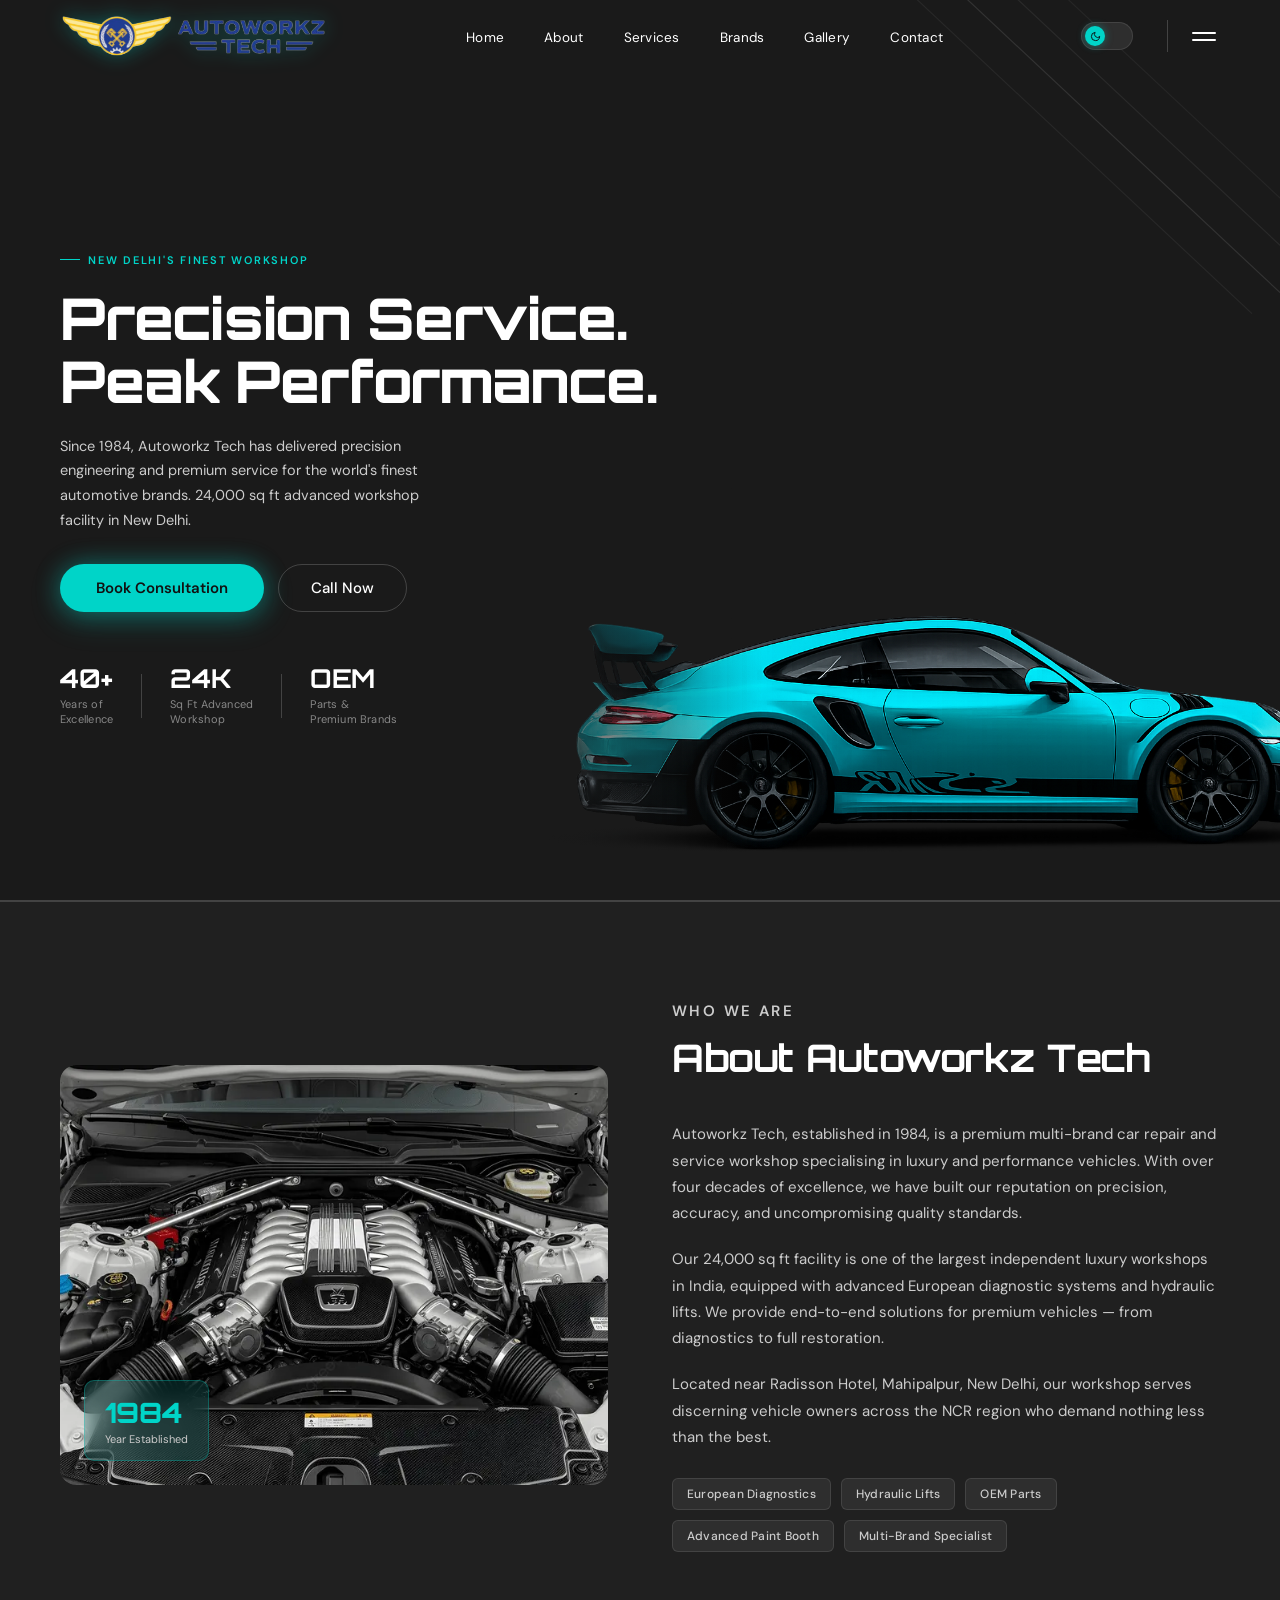
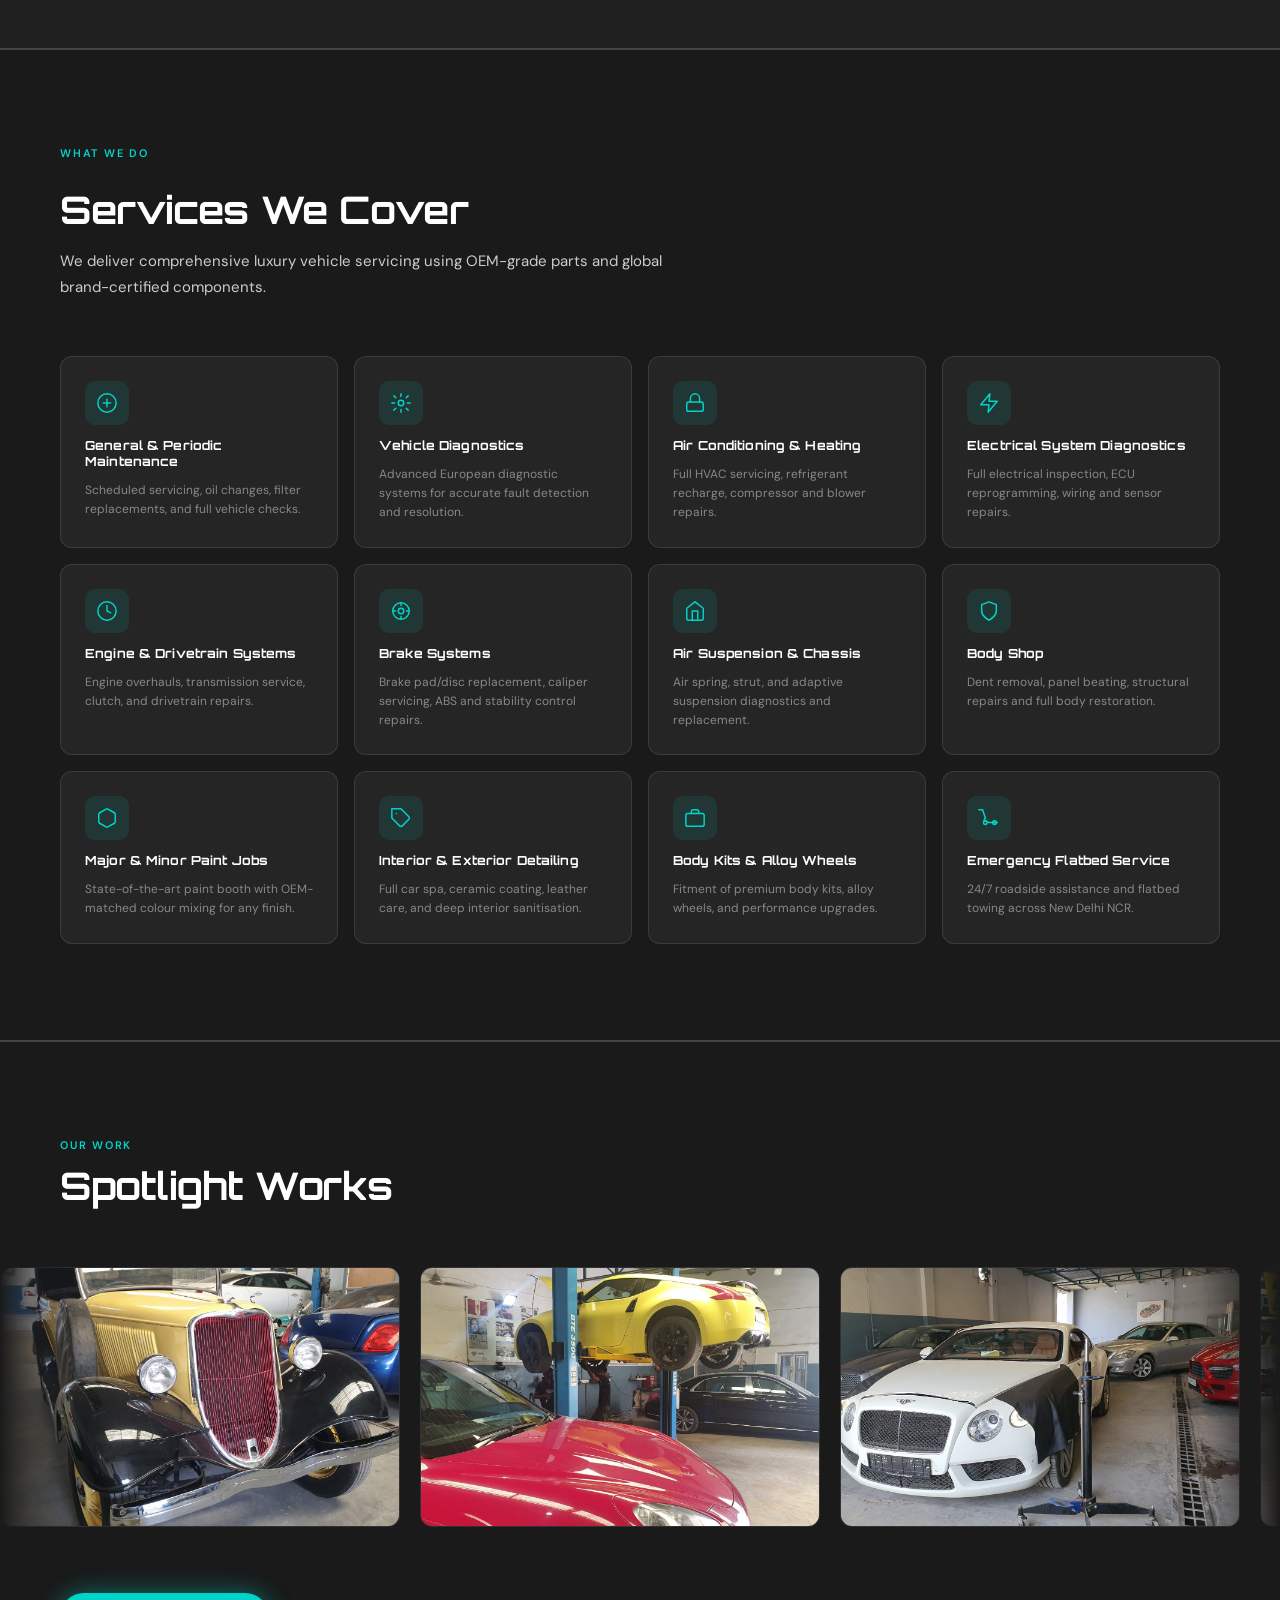
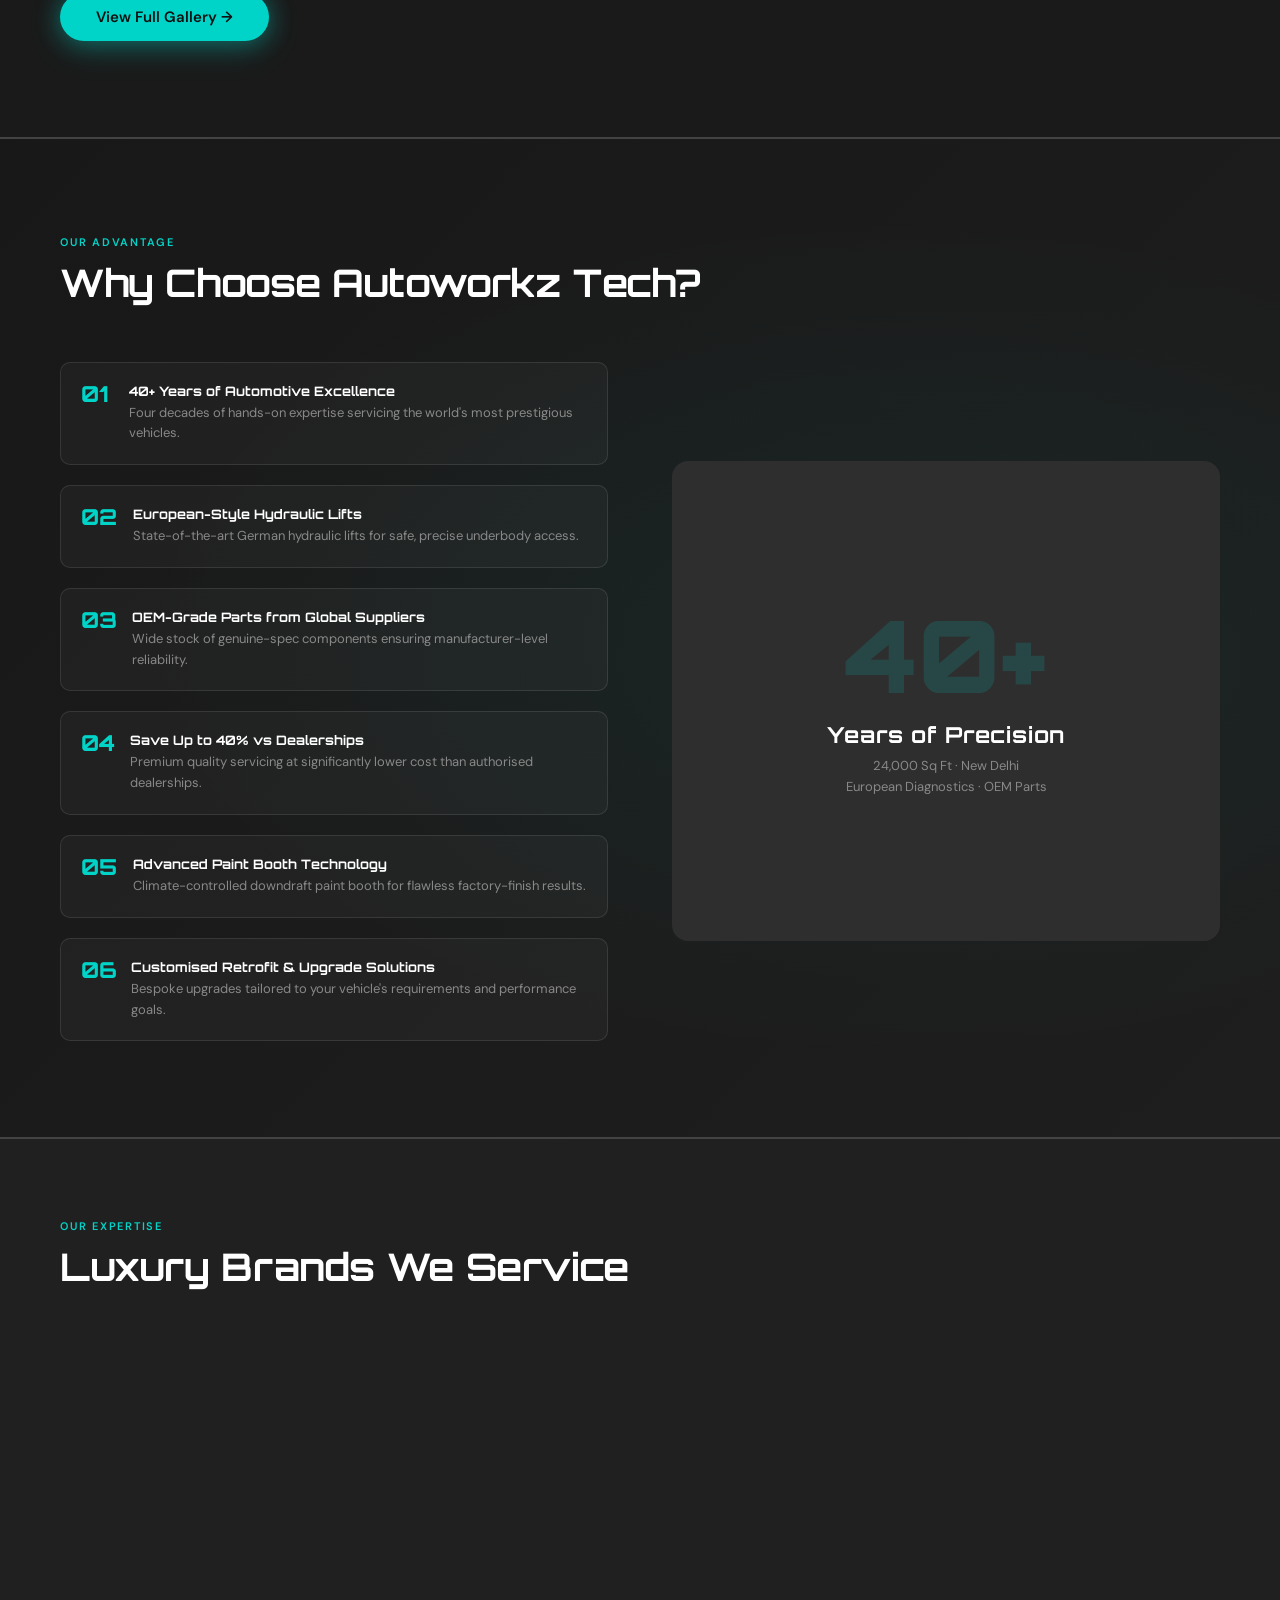
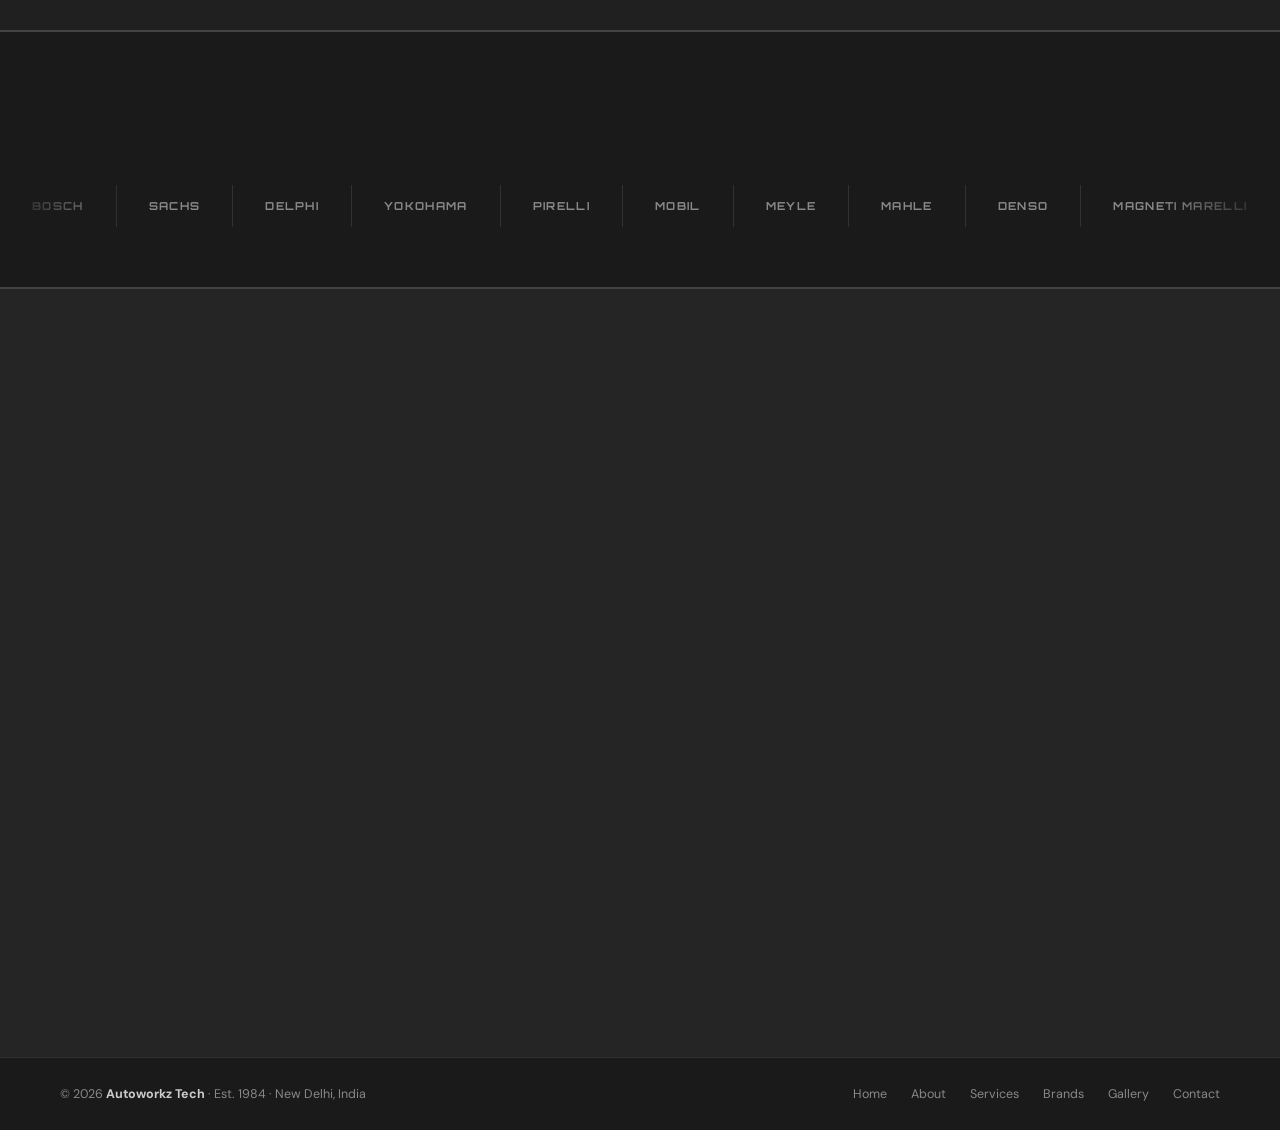
<file: index.html>
<!DOCTYPE html>
<html lang="en">

<head>
    <meta charset="UTF-8" />
    <meta name="viewport" content="width=device-width,initial-scale=1.0" />
    <title>Autoworkz Tech — Premium Luxury Car Service, New Delhi</title>
    <meta name="description"
        content="Autoworkz Tech — 40+ years of precision luxury car servicing in New Delhi. 24,000 sq ft workshop. Porsche, Mercedes, BMW, Bentley &amp; more." />
    <link rel="preconnect" href="https://fonts.googleapis.com" />
    <link rel="preconnect" href="https://fonts.gstatic.com" crossorigin />
    <link
        href="https://fonts.googleapis.com/css2?family=Orbitron:wght@400;600;700;800;900&family=DM+Sans:ital,wght@0,300;0,400;0,500;0,600;1,400&display=swap"
        rel="stylesheet" />
    <link rel="stylesheet" href="css/index.css" />
    <script>
        /* Prevent flash of wrong theme — default: dark */
        (function () {
            document.documentElement.dataset.theme =
                localStorage.getItem('awt-theme') || 'dark';
        })();
    </script>
</head>

<body>

    <!-- ══════════ NAVBAR ══════════ -->
    <nav class="navbar" id="navbar">
        <div class="container">
            <a href="#" class="logo">
                <img src="awt-h-logo.png" alt="Autoworkz Tech Logo" />
            </a>
            <ul class="nav-links">
                <li><a href="#home">Home</a></li>
                <li><a href="#about">About</a></li>
                <li><a href="#services">Services</a></li>
                <li><a href="#brands">Brands</a></li>
                <li><a href="gallery.html">Gallery</a></li>
                <li><a href="#contact">Contact</a></li>
            </ul>
            <div class="nav-right">
                <button class="theme-toggle" id="themeToggle" aria-label="Toggle colour theme">
                    <span class="tt-track">
                        <span class="tt-thumb">
                            <svg class="tt-icon tt-sun" viewBox="0 0 24 24">
                                <circle cx="12" cy="12" r="4" />
                                <line x1="12" y1="2" x2="12" y2="4" />
                                <line x1="12" y1="20" x2="12" y2="22" />
                                <line x1="4.93" y1="4.93" x2="6.34" y2="6.34" />
                                <line x1="17.66" y1="17.66" x2="19.07" y2="19.07" />
                                <line x1="2" y1="12" x2="4" y2="12" />
                                <line x1="20" y1="12" x2="22" y2="12" />
                                <line x1="4.93" y1="19.07" x2="6.34" y2="17.66" />
                                <line x1="17.66" y1="6.34" x2="19.07" y2="4.93" />
                            </svg>
                            <svg class="tt-icon tt-moon" viewBox="0 0 24 24">
                                <path d="M21 12.79A9 9 0 1 1 11.21 3 7 7 0 0 0 21 12.79z" stroke-linejoin="round" />
                            </svg>
                        </span>
                    </span>
                </button>
                <div class="nav-div"></div>
                <button class="hamburger" id="hbg" aria-label="Menu"><span></span><span></span></button>
            </div>
        </div>
    </nav>

    <!-- ══════════ MOBILE NAV ══════════ -->
    <div class="nav-mobile" id="navMobile">
        <div class="nav-mobile-inner">
            <a href="#home" class="nav-m-link">Home</a>
            <a href="#about" class="nav-m-link">About</a>
            <a href="#services" class="nav-m-link">Services</a>
            <a href="#brands" class="nav-m-link">Brands</a>
            <a href="gallery.html" class="nav-m-link">Gallery</a>
            <a href="#contact" class="nav-m-link">Contact</a>
        </div>
    </div>

    <!-- ══════════ HERO ══════════ -->
    <section class="hero" id="home">
        <div class="hero-lines">
            <svg viewBox="0 0 800 600" preserveAspectRatio="xMaxYMin meet" fill="none">
                <line x1="500" y1="-20" x2="820" y2="280" stroke="rgba(255,255,255,0.11)" stroke-width="1" />
                <line x1="545" y1="-20" x2="865" y2="280" stroke="rgba(255,255,255,0.07)" stroke-width="1" />
                <line x1="590" y1="-20" x2="910" y2="280" stroke="rgba(255,255,255,0.05)" stroke-width="1" />
                <line x1="455" y1="-20" x2="775" y2="280" stroke="rgba(255,255,255,0.06)" stroke-width="1" />
            </svg>
        </div>
        <div class="hero-img-wrap" id="heroImg">
            <div class="hero-fade"></div>
            <img src="porsche-img.png" alt="Luxury performance vehicle at Autoworkz Tech workshop" />
        </div>
        <div class="hero-inner">
            <div class="hero-content">
                <p class="hero-eyebrow" id="hEye">New Delhi's Finest Workshop</p>
                <h1 class="hero-headline" id="hHead">Precision Service.<br />Peak Performance.</h1>
                <p class="hero-sub" id="hSub">Since 1984, Autoworkz Tech has delivered precision engineering and
                    premium
                    service for the world's finest automotive brands. 24,000 sq ft advanced workshop facility in New
                    Delhi.</p>
                <div class="hero-btns" id="hBtns">
                    <a href="#contact" class="btn-primary">Book Consultation</a>
                    <a href="tel:+919810040005" class="btn-ghost">Call Now</a>
                </div>
                <div class="hero-stats" id="hStats">
                    <div class="stat-item">
                        <div class="stat-num">40+</div>
                        <div class="stat-lbl">Years of<br />Excellence</div>
                    </div>
                    <div class="stat-div"></div>
                    <div class="stat-item">
                        <div class="stat-num">24K</div>
                        <div class="stat-lbl">Sq Ft Advanced<br />Workshop</div>
                    </div>
                    <div class="stat-div"></div>
                    <div class="stat-item">
                        <div class="stat-num">OEM</div>
                        <div class="stat-lbl">Parts &amp;<br />Premium Brands</div>
                    </div>
                </div>
            </div>
        </div>
    </section>

    <hr class="section-sep" />

    <!-- ══════════ ABOUT ══════════ -->
    <section class="about" id="about">
        <div class="container">
            <div class="about-grid">
                <div class="about-img-block reveal">
                    <img src="assets/engine.png" alt="Autoworkz Tech Engine Graphic"
                        style="width:100%; height:100%; object-fit:cover; position:absolute; inset:0;" />
                    <div class="about-badge">
                        <div class="about-badge-num">1984</div>
                        <div class="about-badge-lbl">Year Established</div>
                    </div>
                </div>
                <div class="about-text reveal">
                    <div>
                        <p class="section-eyebrow">Who We Are</p>
                        <h2 class="section-title" style="margin-bottom:20px;">About Autoworkz Tech</h2>
                    </div>
                    <p>Autoworkz Tech, established in 1984, is a premium multi-brand car repair and service
                        workshop
                        specialising in luxury and performance vehicles. With over four decades of excellence,
                        we have
                        built our reputation on precision, accuracy, and uncompromising quality standards.</p>
                    <p>Our 24,000 sq ft facility is one of the largest independent luxury workshops in India,
                        equipped
                        with advanced European diagnostic systems and hydraulic lifts. We provide end-to-end
                        solutions
                        for premium vehicles — from diagnostics to full restoration.</p>
                    <p>Located near Radisson Hotel, Mahipalpur, New Delhi, our workshop serves discerning
                        vehicle owners
                        across the NCR region who demand nothing less than the best.</p>
                    <div class="about-pills">
                        <span class="pill">European Diagnostics</span>
                        <span class="pill">Hydraulic Lifts</span>
                        <span class="pill">OEM Parts</span>
                        <span class="pill">Advanced Paint Booth</span>
                        <span class="pill">Multi-Brand Specialist</span>
                    </div>
                </div>
            </div>
        </div>
    </section>

    <hr class="section-sep" />

    <!-- ══════════ SERVICES ══════════ -->
    <section class="services" id="services">
        <div class="container">
            <div class="services-intro reveal">
                <p class="section-eyebrow">What We Do</p>
                <h2 class="section-title">Services We Cover</h2>
                <p class="section-sub">We deliver comprehensive luxury vehicle servicing using OEM-grade parts
                    and
                    global brand-certified components.</p>
            </div>
            <div class="services-grid" id="svcGrid">

                <div class="svc-card">
                    <div class="svc-icon"><svg viewBox="0 0 24 24">
                            <path d="M12 2C6.48 2 2 6.48 2 12s4.48 10 10 10 10-4.48 10-10S17.52 2 12 2z" />
                            <path d="M8 12h8M12 8v8" />
                        </svg></div>
                    <div class="svc-title">General &amp; Periodic Maintenance</div>
                    <div class="svc-desc">Scheduled servicing, oil changes, filter replacements, and full
                        vehicle
                        checks.</div>
                    <div class="svc-arrow">→</div>
                </div>

                <div class="svc-card">
                    <div class="svc-icon"><svg viewBox="0 0 24 24">
                            <circle cx="12" cy="12" r="3" />
                            <path
                                d="M12 2v3M12 19v3M2 12h3M19 12h3M4.22 4.22l2.12 2.12M17.66 17.66l2.12 2.12M4.22 19.78l2.12-2.12M17.66 6.34l2.12-2.12" />
                        </svg></div>
                    <div class="svc-title">Vehicle Diagnostics</div>
                    <div class="svc-desc">Advanced European diagnostic systems for accurate fault detection and
                        resolution.</div>
                    <div class="svc-arrow">→</div>
                </div>

                <div class="svc-card">
                    <div class="svc-icon"><svg viewBox="0 0 24 24">
                            <rect x="3" y="11" width="18" height="10" rx="2" />
                            <path d="M7 11V7a5 5 0 0 1 10 0v4" />
                        </svg></div>
                    <div class="svc-title">Air Conditioning &amp; Heating</div>
                    <div class="svc-desc">Full HVAC servicing, refrigerant recharge, compressor and blower
                        repairs.
                    </div>
                    <div class="svc-arrow">→</div>
                </div>

                <div class="svc-card">
                    <div class="svc-icon"><svg viewBox="0 0 24 24">
                            <path d="M13 2L3 14h9l-1 8 10-12h-9z" />
                        </svg></div>
                    <div class="svc-title">Electrical System Diagnostics</div>
                    <div class="svc-desc">Full electrical inspection, ECU reprogramming, wiring and sensor
                        repairs.
                    </div>
                    <div class="svc-arrow">→</div>
                </div>

                <div class="svc-card">
                    <div class="svc-icon"><svg viewBox="0 0 24 24">
                            <path d="M12 2a10 10 0 1 0 0 20A10 10 0 0 0 12 2z" />
                            <path d="M12 6v6l4 2" />
                        </svg></div>
                    <div class="svc-title">Engine &amp; Drivetrain Systems</div>
                    <div class="svc-desc">Engine overhauls, transmission service, clutch, and drivetrain
                        repairs.</div>
                    <div class="svc-arrow">→</div>
                </div>

                <div class="svc-card">
                    <div class="svc-icon"><svg viewBox="0 0 24 24">
                            <circle cx="12" cy="12" r="9" />
                            <path d="M12 3v3M12 18v3M3 12h3M18 12h3" />
                            <circle cx="12" cy="12" r="3" />
                        </svg></div>
                    <div class="svc-title">Brake Systems</div>
                    <div class="svc-desc">Brake pad/disc replacement, caliper servicing, ABS and stability
                        control
                        repairs.</div>
                    <div class="svc-arrow">→</div>
                </div>

                <div class="svc-card">
                    <div class="svc-icon"><svg viewBox="0 0 24 24">
                            <path d="M3 9l9-7 9 7v11a2 2 0 0 1-2 2H5a2 2 0 0 1-2-2z" />
                            <polyline points="9,22 9,12 15,12 15,22" />
                        </svg></div>
                    <div class="svc-title">Air Suspension &amp; Chassis</div>
                    <div class="svc-desc">Air spring, strut, and adaptive suspension diagnostics and
                        replacement.</div>
                    <div class="svc-arrow">→</div>
                </div>

                <div class="svc-card">
                    <div class="svc-icon"><svg viewBox="0 0 24 24">
                            <path d="M12 22s8-4 8-10V5l-8-3-8 3v7c0 6 8 10 8 10z" />
                        </svg></div>
                    <div class="svc-title">Body Shop</div>
                    <div class="svc-desc">Dent removal, panel beating, structural repairs and full body
                        restoration.
                    </div>
                    <div class="svc-arrow">→</div>
                </div>

                <div class="svc-card">
                    <div class="svc-icon"><svg viewBox="0 0 24 24">
                            <path
                                d="M21 16V8a2 2 0 0 0-1-1.73l-7-4a2 2 0 0 0-2 0l-7 4A2 2 0 0 0 3 8v8a2 2 0 0 0 1 1.73l7 4a2 2 0 0 0 2 0l7-4A2 2 0 0 0 21 16z" />
                        </svg></div>
                    <div class="svc-title">Major &amp; Minor Paint Jobs</div>
                    <div class="svc-desc">State-of-the-art paint booth with OEM-matched colour mixing for any
                        finish.
                    </div>
                    <div class="svc-arrow">→</div>
                </div>

                <div class="svc-card">
                    <div class="svc-icon"><svg viewBox="0 0 24 24">
                            <path d="M20.59 13.41l-7.17 7.17a2 2 0 0 1-2.83 0L2 12V2h10l8.59 8.59a2 2 0 0 1 0 2.82z" />
                            <line x1="7" y1="7" x2="7.01" y2="7" />
                        </svg></div>
                    <div class="svc-title">Interior &amp; Exterior Detailing</div>
                    <div class="svc-desc">Full car spa, ceramic coating, leather care, and deep interior
                        sanitisation.
                    </div>
                    <div class="svc-arrow">→</div>
                </div>

                <div class="svc-card">
                    <div class="svc-icon"><svg viewBox="0 0 24 24">
                            <rect x="2" y="7" width="20" height="14" rx="2" />
                            <path d="M16 7V5a2 2 0 0 0-2-2h-4a2 2 0 0 0-2 2v2" />
                        </svg></div>
                    <div class="svc-title">Body Kits &amp; Alloy Wheels</div>
                    <div class="svc-desc">Fitment of premium body kits, alloy wheels, and performance upgrades.
                    </div>
                    <div class="svc-arrow">→</div>
                </div>

                <div class="svc-card">
                    <div class="svc-icon"><svg viewBox="0 0 24 24">
                            <path d="M1 3h4l3 9-1.5 2.5A11 11 0 0 0 12 17h9" />
                            <path d="M16 17a2 2 0 1 0 4 0 2 2 0 0 0-4 0M6 17a2 2 0 1 0 4 0 2 2 0 0 0-4 0" />
                        </svg></div>
                    <div class="svc-title">Emergency Flatbed Service</div>
                    <div class="svc-desc">24/7 roadside assistance and flatbed towing across New Delhi NCR.
                    </div>
                    <div class="svc-arrow">→</div>
                </div>

            </div>
        </div>
    </section>

    <hr class="section-sep" />

    <!-- ══════════ HOME GALLERY ══════════ -->
    <section class="home-gallery">
        <div class="container gallery-header reveal">
            <p class="section-eyebrow">Our Work</p>
            <h2 class="section-title">Spotlight Works</h2>
        </div>
        <div class="hg-track-wrap reveal">
            <div class="hg-track">
                <!-- Group 1 -->
                <div class="hg-item">
                    <img src="assets/carservice-8.jpg" alt="Precision service bay at Autoworkz Tech" loading="lazy">
                </div>
                <div class="hg-item">
                    <img src="assets/carservice-9-1.jpg" alt="Luxury car in for service at Autoworkz Tech"
                        loading="lazy">
                </div>
                <div class="hg-item">
                    <img src="assets/carservice-12-1.jpg" alt="Deep clean detailing work" loading="lazy">
                </div>
                <!-- Group 2 -->
                <div class="hg-item">
                    <img src="assets/carservice-14-1.jpg" alt="Engine diagnostic check at Autoworkz Tech"
                        loading="lazy">
                </div>
                <div class="hg-item">
                    <img src="assets/carservice-15.jpg" alt="Performance car ready at Autoworkz Tech" loading="lazy">
                </div>
                <div class="hg-item">
                    <img src="assets/carservice-16.jpg" alt="Paint correction work at Autoworkz Tech" loading="lazy">
                </div>
                <!-- Duplicated for seamless loop -->
                <!-- Group 1 -->
                <div class="hg-item">
                    <img src="assets/carservice-8.jpg" alt="Precision service bay at Autoworkz Tech" loading="lazy">
                </div>
                <div class="hg-item">
                    <img src="assets/carservice-9-1.jpg" alt="Luxury car in for service at Autoworkz Tech"
                        loading="lazy">
                </div>
                <div class="hg-item">
                    <img src="assets/carservice-12-1.jpg" alt="Deep clean detailing work" loading="lazy">
                </div>
                <!-- Group 2 -->
                <div class="hg-item">
                    <img src="assets/carservice-14-1.jpg" alt="Engine diagnostic check at Autoworkz Tech"
                        loading="lazy">
                </div>
                <div class="hg-item">
                    <img src="assets/carservice-15.jpg" alt="Performance car ready at Autoworkz Tech" loading="lazy">
                </div>
                <div class="hg-item">
                    <img src="assets/carservice-16.jpg" alt="Paint correction work at Autoworkz Tech" loading="lazy">
                </div>
            </div>
        </div>
        <div class="container gallery-footer reveal">
            <a href="gallery.html" class="btn-primary">View Full Gallery →</a>
        </div>
    </section>

    <hr class="section-sep" />

    <!-- ══════════ WHY US ══════════ -->
    <section class="why" id="why">
        <div class="why-bg"></div>
        <div class="container why-inner">
            <div class="reveal">
                <p class="section-eyebrow">Our Advantage</p>
                <h2 class="section-title">Why Choose Autoworkz Tech?</h2>
            </div>
            <div class="why-grid">
                <div class="why-list">
                    <div class="why-item reveal">
                        <div class="why-num">01</div>
                        <div class="why-item-text">
                            <h4>40+ Years of Automotive Excellence</h4>
                            <p>Four decades of hands-on expertise servicing the world's most prestigious
                                vehicles.</p>
                        </div>
                    </div>
                    <div class="why-item reveal">
                        <div class="why-num">02</div>
                        <div class="why-item-text">
                            <h4>European-Style Hydraulic Lifts</h4>
                            <p>State-of-the-art German hydraulic lifts for safe, precise underbody access.</p>
                        </div>
                    </div>
                    <div class="why-item reveal">
                        <div class="why-num">03</div>
                        <div class="why-item-text">
                            <h4>OEM-Grade Parts from Global Suppliers</h4>
                            <p>Wide stock of genuine-spec components ensuring manufacturer-level reliability.
                            </p>
                        </div>
                    </div>
                    <div class="why-item reveal">
                        <div class="why-num">04</div>
                        <div class="why-item-text">
                            <h4>Save Up to 40% vs Dealerships</h4>
                            <p>Premium quality servicing at significantly lower cost than authorised
                                dealerships.</p>
                        </div>
                    </div>
                    <div class="why-item reveal">
                        <div class="why-num">05</div>
                        <div class="why-item-text">
                            <h4>Advanced Paint Booth Technology</h4>
                            <p>Climate-controlled downdraft paint booth for flawless factory-finish results.</p>
                        </div>
                    </div>
                    <div class="why-item reveal">
                        <div class="why-num">06</div>
                        <div class="why-item-text">
                            <h4>Customised Retrofit &amp; Upgrade Solutions</h4>
                            <p>Bespoke upgrades tailored to your vehicle's requirements and performance goals.
                            </p>
                        </div>
                    </div>
                </div>
                <div class="why-visual reveal">
                    <div class="why-visual-inner">
                        <div class="big-num">40+</div>
                        <div class="big-lbl">Years of Precision</div>
                        <div class="big-sub">24,000 Sq Ft · New Delhi<br />European Diagnostics · OEM Parts
                        </div>
                    </div>
                </div>
            </div>
        </div>
    </section>

    <hr class="section-sep" />

    <!-- ══════════ BRANDS WE SERVICE ══════════ -->
    <section class="brands" id="brands">
        <div class="container">
            <div class="reveal" style="margin-bottom:0;">
                <p class="section-eyebrow">Our Expertise</p>
                <h2 class="section-title">Luxury Brands We Service</h2>
            </div>
            <div class="brands-grid">
                <div class="brand-tile reveal"><img src="assets/logos/Mercedes-Benz_2011.svg.png" alt="Mercedes-Benz" class="brand-logo" /></div>
                <div class="brand-tile reveal"><img src="assets/logos/porsche.svg" alt="Porsche" class="brand-logo" /></div>
                <div class="brand-tile reveal"><img src="assets/logos/bmw.svg" alt="BMW" class="brand-logo" /></div>
                <div class="brand-tile reveal"><img src="assets/logos/audi.svg" alt="Audi" class="brand-logo" /></div>
                <div class="brand-tile reveal"><img src="assets/logos/jaguar.svg" alt="Jaguar" class="brand-logo" /></div>
                <div class="brand-tile reveal"><img src="assets/logos/land.svg" alt="Land Rover" class="brand-logo" /></div>
                <div class="brand-tile reveal"><img src="assets/logos/Range_Rover.svg.png" alt="Range Rover" class="brand-logo" /></div>
                <div class="brand-tile reveal"><img src="assets/logos/bentley.svg" alt="Bentley" class="brand-logo" /></div>
                <div class="brand-tile reveal"><img src="assets/logos/rolls-royce.svg" alt="Rolls-Royce" class="brand-logo" /></div>
                <div class="brand-tile reveal"><img src="assets/logos/ferrari.svg" alt="Ferrari" class="brand-logo" /></div>
            </div>
        </div>
    </section>

    <hr class="section-sep" />

    <!-- ══════════ OEM PARTNERS ══════════ -->
    <section class="partners">
        <div class="partners-label reveal">
            <p class="section-eyebrow" style="text-align:center;">Trusted Suppliers</p>
            <h2 class="section-title" style="text-align:center;font-size:clamp(20px,2.5vw,30px);">OEM &amp;
                Partner
                Brands</h2>
        </div>
        <div class="partners-track-wrap">
            <div class="partners-track" id="pTrack">
                <!-- duplicated for seamless loop -->
                <div class="partner-chip">Bosch</div>
                <div class="partner-chip">Sachs</div>
                <div class="partner-chip">Delphi</div>
                <div class="partner-chip">Yokohama</div>
                <div class="partner-chip">Pirelli</div>
                <div class="partner-chip">Mobil</div>
                <div class="partner-chip">Meyle</div>
                <div class="partner-chip">Mahle</div>
                <div class="partner-chip">Denso</div>
                <div class="partner-chip">Magneti Marelli</div>
                <div class="partner-chip">Brembo</div>
                <div class="partner-chip">TRW</div>
                <div class="partner-chip">Liqui Moly</div>
                <div class="partner-chip">Wurth</div>
                <div class="partner-chip">Hengst</div>
                <div class="partner-chip">Snap-On</div>
                <div class="partner-chip">Bosch</div>
                <div class="partner-chip">Sachs</div>
                <div class="partner-chip">Delphi</div>
                <div class="partner-chip">Yokohama</div>
                <div class="partner-chip">Pirelli</div>
                <div class="partner-chip">Mobil</div>
                <div class="partner-chip">Meyle</div>
                <div class="partner-chip">Mahle</div>
                <div class="partner-chip">Denso</div>
                <div class="partner-chip">Magneti Marelli</div>
                <div class="partner-chip">Brembo</div>
                <div class="partner-chip">TRW</div>
                <div class="partner-chip">Liqui Moly</div>
                <div class="partner-chip">Wurth</div>
                <div class="partner-chip">Hengst</div>
                <div class="partner-chip">Snap-On</div>
            </div>
        </div>
    </section>

    <hr class="section-sep" />

    <!-- ══════════ CONTACT ══════════ -->
    <section class="contact" id="contact">
        <div class="container">
            <div class="reveal">
                <p class="section-eyebrow">Get In Touch</p>
                <h2 class="section-title">Book Your Service</h2>
            </div>
            <div class="contact-grid">
                <form class="contact-form reveal" onsubmit="handleForm(event)">
                    <div class="form-row">
                        <div class="form-field">
                            <label for="fc-name">Full Name</label>
                            <input type="text" id="fc-name" placeholder="Your name" required />
                        </div>
                        <div class="form-field">
                            <label for="fc-email">Email Address</label>
                            <input type="email" id="fc-email" placeholder="you@example.com" required />
                        </div>
                    </div>
                    <div class="form-field">
                        <label for="fc-phone">Phone Number</label>
                        <input type="tel" id="fc-phone" placeholder="+91 XXXXX XXXXX" />
                    </div>
                    <div class="form-field">
                        <label for="fc-vehicle">Vehicle (Make &amp; Model)</label>
                        <input type="text" id="fc-vehicle" placeholder="e.g. Porsche 911, Mercedes GLE" />
                    </div>
                    <div class="form-field">
                        <label for="fc-msg">Message / Service Required</label>
                        <textarea id="fc-msg" placeholder="Describe what you need..."></textarea>
                    </div>
                    <button type="submit" class="btn-primary" style="align-self:flex-start;">Send Enquiry
                        →</button>
                </form>
                <div class="contact-info reveal">
                    <div class="contact-info-block">
                        <h3>Autoworkz Tech</h3>
                        <div class="ci-tag">Premium Multi-Brand Workshop · Est. 1984</div>
                        <div class="ci-row">
                            <div class="ci-icon"><svg viewBox="0 0 24 24">
                                    <path d="M21 10c0 7-9 13-9 13S3 17 3 10a9 9 0 0 1 18 0z" />
                                    <circle cx="12" cy="10" r="3" />
                                </svg></div>
                            <div class="ci-detail"><strong>Address</strong>Plot No. 619, Block A, Rangpuri
                                (Mahipalpur),<br />Near Radisson Hotel, New Delhi – 110037, India</div>
                        </div>
                        <div class="ci-row">
                            <div class="ci-icon"><svg viewBox="0 0 24 24">
                                    <path
                                        d="M22 16.92v3a2 2 0 0 1-2.18 2 19.79 19.79 0 0 1-8.63-3.07A19.5 19.5 0 0 1 4.69 12 19.79 19.79 0 0 1 1.61 3.38 2 2 0 0 1 3.58 1h3a2 2 0 0 1 2 1.72c.127.96.361 1.903.7 2.81a2 2 0 0 1-.45 2.11L7.91 8.56a16 16 0 0 0 6 6l1.27-1.27a2 2 0 0 1 2.11-.45c.907.339 1.85.573 2.81.7A2 2 0 0 1 22 16.92z" />
                                </svg></div>
                            <div class="ci-detail"><strong>Phone</strong><a href="tel:+919810040005">+91 98100
                                    40005</a><br /><a href="tel:+919990040005">+91 99900 40005</a></div>
                        </div>
                        <div class="ci-row">
                            <div class="ci-icon"><svg viewBox="0 0 24 24">
                                    <path
                                        d="M4 4h16c1.1 0 2 .9 2 2v12c0 1.1-.9 2-2 2H4c-1.1 0-2-.9-2-2V6c0-1.1.9-2 2-2z" />
                                    <polyline points="22,6 12,13 2,6" />
                                </svg></div>
                            <div class="ci-detail"><strong>Email</strong><a
                                    href="mailto:service@autoworkztech.com">service@autoworkztech.com</a></div>
                        </div>
                        <div class="ci-row">
                            <div class="ci-icon"><svg viewBox="0 0 24 24">
                                    <rect x="2" y="3" width="20" height="14" rx="2" />
                                    <path d="M8 21h8M12 17v4" />
                                </svg></div>
                            <div class="ci-detail"><strong>Workshop</strong>24,000 Sq Ft · European
                                Diagnostics<br />Hydraulic Lifts · Advanced Paint Booth</div>
                        </div>
                    </div>
                </div>
            </div>
        </div>
    </section>

    <!-- ══════════ FOOTER ══════════ -->
    <footer class="footer">
        <div class="container">
            <div class="footer-left">© 2026 <strong>Autoworkz Tech</strong> · Est. 1984 · New Delhi, India</div>
            <div class="footer-right">
                <a href="#home">Home</a>
                <a href="#about">About</a>
                <a href="#services">Services</a>
                <a href="#brands">Brands</a>
                <a href="gallery.html">Gallery</a>
                <a href="#contact">Contact</a>
            </div>
        </div>
    </footer>
    <script src="js/index.js"></script>
</body>

</html>
</file>
<file: css/index.css>
:root {
    --bg: #1a1a1a;
    --bg2: #202020;
    --bg3: #252525;
    --bg4: #2e2e2e;
    --txt: #fff;
    --txt2: #ccc;
    --muted: #888;
    --on-light: #111;
    --accent: #00d4c8;
    --accent-glow: rgba(0, 212, 200, .4);
    --accent-dark: #00a89e;
    --border: rgba(255, 255, 255, .1);
    --div: rgba(255, 255, 255, .18);
    --r-card: 12px;
    --r-btn: 50px;
    --shadow-accent: 0 0 24px rgba(0, 212, 200, .35);
    --fast: 150ms ease;
    --mid: 250ms ease;
    --max: 1280px;
}

/* ══ LIGHT MODE OVERRIDES ══ */
[data-theme="light"] {
    --bg: #f4f3ef;
    --bg2: #eceae4;
    --bg3: #e3e1da;
    --bg4: #d8d5cc;
    --txt: #111111;
    --txt2: #444444;
    --muted: #777777;
    --border: rgba(0, 0, 0, .10);
    --div: rgba(0, 0, 0, .15);
    --shadow-accent: 0 0 24px rgba(0, 212, 200, .20);
}

[data-theme="light"] .navbar.scrolled {
    background: rgba(244, 243, 239, .95);
}

[data-theme="light"] .section-sep {
    border-color: rgba(0, 0, 0, .10);
}

/* Hero */
[data-theme="light"] .hero {
    background: #f4f3ef;
}

[data-theme="light"] .hero-fade {
    background: linear-gradient(to right, #f4f3ef 0%, rgba(244, 243, 239, .60) 55%, transparent 100%);
}

[data-theme="light"] .hero-lines svg line {
    stroke: rgba(0, 0, 0, .07);
}

/* Why Us */
[data-theme="light"] .why-bg {
    background: linear-gradient(135deg, #eceae4 0%, #e3e1da 100%);
}

/* About Badge */
[data-theme="light"] .about-badge-lbl {
    color: rgba(255, 255, 255, 0.7);
}

/* Home Gallery Fade */
[data-theme="light"] .hg-track-wrap::before {
    background: linear-gradient(to right, #f4f2eb 0%, transparent 100%);
}

[data-theme="light"] .hg-track-wrap::after {
    background: linear-gradient(to left, #f4f2eb 0%, transparent 100%);
}

/* ══ THEME TOGGLE PILL ══ */
.theme-toggle {
    background: none;
    border: none;
    cursor: pointer;
    padding: 0;
    display: flex;
    align-items: center;
    margin-right: 14px;
    flex-shrink: 0;
}

.tt-track {
    width: 52px;
    height: 28px;
    background: var(--bg4);
    border-radius: 50px;
    border: 1px solid var(--border);
    position: relative;
    transition: background var(--mid), border-color var(--mid);
}

.tt-thumb {
    position: absolute;
    top: 3px;
    left: 3px;
    width: 20px;
    height: 20px;
    border-radius: 50%;
    background: var(--accent);
    box-shadow: 0 0 8px var(--accent-glow);
    transition: transform var(--mid);
    display: flex;
    align-items: center;
    justify-content: center;
}

[data-theme="light"] .tt-thumb {
    transform: translateX(24px);
}

.tt-icon {
    width: 11px;
    height: 11px;
    stroke: #0a0a0a;
    fill: none;
    stroke-width: 2;
    stroke-linecap: round;
    position: absolute;
    transition: opacity var(--mid);
}

.tt-sun {
    opacity: 0;
}

.tt-moon {
    opacity: 1;
}

[data-theme="light"] .tt-sun {
    opacity: 1;
}

[data-theme="light"] .tt-moon {
    opacity: 0;
}

*,
*::before,
*::after {
    box-sizing: border-box;
    margin: 0;
    padding: 0;
}

html {
    scroll-behavior: smooth;
}

body {
    font-family: 'DM Sans', sans-serif;
    background: var(--bg);
    color: var(--txt);
    overflow-x: hidden;
}

img {
    display: block;
    max-width: 100%;
}

a {
    text-decoration: none;
    color: inherit;
}

ul {
    list-style: none;
}

/* ── Container ── */
.container {
    max-width: var(--max);
    margin: 0 auto;
    padding: 0 60px;
}

/* ══════════════ NAVBAR ══════════════ */
.navbar {
    position: fixed;
    top: 0;
    left: 0;
    right: 0;
    z-index: 100;
    height: 72px;
    display: flex;
    align-items: center;
    transition: background var(--mid), backdrop-filter var(--mid);
}

.navbar.scrolled {
    background: rgba(26, 26, 26, .93);
    backdrop-filter: blur(16px);
    border-bottom: 1px solid var(--border);
}

.navbar .container {
    display: flex;
    align-items: center;
    width: 100%;
}

.logo {
    display: flex;
    align-items: center;
    gap: 10px;
    flex-shrink: 0;
}

.logo img {
    height: 44px;
    width: auto;
    display: block;
    filter: drop-shadow(0 0 10px rgba(0, 212, 200, .35));
    transition: height var(--fast);
}

.logo-icon {
    width: 40px;
    height: 40px;
}

.logo-icon svg {
    width: 100%;
    height: 100%;
    filter: drop-shadow(0 0 10px rgba(0, 212, 200, .55));
}

.logo-text {
    display: flex;
    flex-direction: column;
    line-height: 1;
}

.logo-name {
    font-family: 'Orbitron', sans-serif;
    font-size: 16px;
    font-weight: 800;
    letter-spacing: .06em;
    color: var(--txt);
}

.logo-tag {
    font-size: 9px;
    font-weight: 500;
    letter-spacing: .18em;
    text-transform: uppercase;
    color: var(--accent);
}

.nav-links {
    display: flex;
    align-items: center;
    gap: 40px;
    margin: 0 auto;
}

.nav-links a {
    font-size: 13.5px;
    letter-spacing: .02em;
    color: var(--txt);
    transition: color var(--fast);
    position: relative;
}

.nav-links a::after {
    content: '';
    position: absolute;
    bottom: -4px;
    left: 0;
    width: 0;
    height: 1px;
    background: var(--accent);
    transition: width var(--fast);
}

.nav-links a:hover {
    color: var(--accent);
}

.nav-links a:hover::after {
    width: 100%;
}

.nav-right {
    display: flex;
    align-items: center;
    gap: 20px;
    flex-shrink: 0;
}

.nav-div {
    width: 1px;
    height: 32px;
    background: var(--div);
}

.hamburger {
    display: flex;
    flex-direction: column;
    gap: 5px;
    cursor: pointer;
    padding: 4px;
    background: none;
    border: none;
}

.hamburger span {
    display: block;
    width: 24px;
    height: 2px;
    background: var(--txt);
    border-radius: 2px;
    transition: var(--fast);
}

.hamburger:hover span {
    background: var(--accent);
}

/* ══════════════ BUTTONS ══════════════ */
.btn-primary {
    display: inline-block;
    background: var(--accent);
    color: #111;
    font-size: 15px;
    font-weight: 600;
    padding: 14px 36px;
    border-radius: var(--r-btn);
    border: none;
    cursor: pointer;
    box-shadow: var(--shadow-accent), 0 8px 32px rgba(0, 212, 200, .22);
    transition: box-shadow var(--fast), background var(--fast), transform var(--fast);
}

.btn-primary:hover {
    background: #10ece0;
    box-shadow: 0 0 40px rgba(0, 212, 200, .6), 0 8px 40px rgba(0, 212, 200, .3);
    transform: translateY(-2px);
}

.btn-ghost {
    display: inline-block;
    background: transparent;
    color: var(--txt);
    font-size: 15px;
    font-weight: 500;
    padding: 13px 32px;
    border-radius: var(--r-btn);
    border: 1px solid var(--div);
    cursor: pointer;
    transition: border-color var(--fast), color var(--fast), transform var(--fast);
}

.btn-ghost:hover {
    border-color: var(--accent);
    color: var(--accent);
    transform: translateY(-2px);
}

/* ══════════════ HERO ══════════════ */
.hero {
    position: relative;
    min-height: 100vh;
    background: #1a1a1a;
    overflow: hidden;
}

.hero-lines {
    position: absolute;
    top: 0;
    right: 0;
    width: 70%;
    height: 100%;
    pointer-events: none;
    z-index: 1;
}

.hero-lines svg {
    width: 100%;
    height: 100%;
}

.hero-img-wrap {
    position: absolute;
    top: 0;
    right: -8%;
    bottom: 0;
    width: 75%;
    z-index: 2;
    pointer-events: none;
    opacity: 0;
    transform: translateX(80px);
}

.hero-img-wrap.visible {
    opacity: 1;
    transform: translateX(0);
    transition: opacity .8s ease .2s, transform .9s cubic-bezier(.23, 1, .32, 1) .2s;
}

.hero-img-wrap img {
    width: 100%;
    height: 100%;
    object-fit: contain;
    object-position: right bottom;
}

.hero-fade {
    position: absolute;
    top: 0;
    left: 0;
    width: 340px;
    height: 100%;
    background: linear-gradient(to right, #1a1a1a 0%, rgba(26, 26, 26, .55) 55%, transparent 100%);
    z-index: 3;
}

.hero-inner {
    display: flex;
    align-items: center;
    min-height: 100vh;
    padding: 72px 0 0 60px;
    max-width: var(--max);
    margin: 0 auto;
    position: relative;
    z-index: 5;
}

.hero-content {
    width: 68%;
    flex-shrink: 0;
}

.hero-eyebrow {
    display: inline-flex;
    align-items: center;
    gap: 8px;
    font-size: 11px;
    font-weight: 600;
    letter-spacing: .16em;
    text-transform: uppercase;
    color: var(--accent);
    margin-bottom: 20px;
    opacity: 0;
    transform: translateY(16px);
}

.hero-eyebrow.visible {
    opacity: 1;
    transform: translateY(0);
    transition: opacity .6s ease .05s, transform .6s ease .05s;
}

.hero-eyebrow::before {
    content: '';
    width: 20px;
    height: 1px;
    background: var(--accent);
}

.hero-headline {
    font-family: 'Orbitron', sans-serif;
    font-size: clamp(36px, 4.5vw, 60px);
    font-weight: 800;
    line-height: 1.1;
    letter-spacing: -.02em;
    color: var(--txt);
    margin-bottom: 20px;
    opacity: 0;
    transform: translateY(28px);
}

.hero-headline.visible {
    opacity: 1;
    transform: translateY(0);
    transition: opacity .7s ease .1s, transform .7s cubic-bezier(.23, 1, .32, 1) .1s;
}

.hero-sub {
    font-size: 14.5px;
    line-height: 1.7;
    color: var(--txt2);
    max-width: 400px;
    margin-bottom: 32px;
    opacity: 0;
    transform: translateY(18px);
}

.hero-sub.visible {
    opacity: 1;
    transform: translateY(0);
    transition: opacity .6s ease .2s, transform .6s ease .2s;
}

.hero-btns {
    display: flex;
    gap: 14px;
    flex-wrap: wrap;
    margin-bottom: 52px;
    opacity: 0;
    transform: translateY(18px);
}

.hero-btns.visible {
    opacity: 1;
    transform: translateY(0);
    transition: opacity .6s ease .3s, transform .6s ease .3s;
}

.hero-stats {
    display: flex;
    align-items: center;
    flex-wrap: wrap;
    gap: 0;
    opacity: 0;
    transform: translateY(18px);
}

.hero-stats.visible {
    opacity: 1;
    transform: translateY(0);
    transition: opacity .6s ease .4s, transform .6s ease .4s;
}

.stat-item {
    padding-right: 28px;
}

.stat-item:not(:first-child) {
    padding-left: 28px;
    padding-right: 28px;
}

.stat-item:last-child {
    padding-right: 0;
}

.stat-num {
    font-family: 'Orbitron', sans-serif;
    font-size: clamp(18px, 2.2vw, 26px);
    font-weight: 700;
    color: var(--txt);
    line-height: 1.1;
}

.stat-lbl {
    font-size: 11px;
    letter-spacing: .02em;
    color: var(--muted);
    margin-top: 4px;
    line-height: 1.4;
}

.stat-div {
    width: 1px;
    height: 44px;
    background: var(--div);
    flex-shrink: 0;
}

/* ══════════════ SECTION COMMONS ══════════════ */
.section-sep {
    border: none;
    border-top: 2px solid var(--div);
}

.section-eyebrow {
    font-size: 11px;
    font-weight: 600;
    letter-spacing: .16em;
    text-transform: uppercase;
    color: var(--accent);
    margin-bottom: 10px;
}

.section-title {
    font-family: 'Orbitron', sans-serif;
    font-size: clamp(24px, 3vw, 38px);
    font-weight: 700;
    letter-spacing: -.01em;
    color: var(--txt);
}

.section-sub {
    font-size: 15px;
    line-height: 1.7;
    color: var(--txt2);
    max-width: 640px;
}

/* ══════════════ ABOUT ══════════════ */
.about {
    background: var(--bg2);
    padding: 96px 0;
}

.about-grid {
    display: grid;
    grid-template-columns: 1fr 1fr;
    gap: 64px;
    align-items: center;
}

.about-img-block {
    position: relative;
    border-radius: 16px;
    overflow: hidden;
    min-height: 420px;
    background: var(--bg4);
    display: flex;
    align-items: center;
    justify-content: center;
}

.about-img-block img {
    width: 100%;
    height: 100%;
    object-fit: cover;
    border-radius: 16px;
}

.about-badge {
    position: absolute;
    bottom: 24px;
    left: 24px;
    background: rgba(0, 212, 200, .12);
    border: 1px solid rgba(0, 212, 200, .3);
    backdrop-filter: blur(12px);
    border-radius: 10px;
    padding: 14px 20px;
}

.about-badge-num {
    font-family: 'Orbitron', sans-serif;
    font-size: 28px;
    font-weight: 800;
    color: var(--accent);
}

.about-badge-lbl {
    font-size: 11px;
    color: var(--txt2);
    margin-top: 2px;
}

.about-text {
    display: flex;
    flex-direction: column;
    gap: 20px;
}

.about-text p {
    font-size: 15px;
    line-height: 1.75;
    color: var(--txt2);
}

.about-pills {
    display: flex;
    flex-wrap: wrap;
    gap: 10px;
    margin-top: 8px;
}

.pill {
    background: var(--bg4);
    border: 1px solid var(--border);
    border-radius: 6px;
    padding: 7px 14px;
    font-size: 12px;
    font-weight: 500;
    color: var(--txt2);
    letter-spacing: .02em;
}

/* ══════════════ SERVICES ══════════════ */
.services {
    background: var(--bg);
    padding: 96px 0;
}

.services-intro {
    display: flex;
    flex-direction: column;
    gap: 16px;
    margin-bottom: 56px;
}

.services-grid {
    display: grid;
    grid-template-columns: repeat(4, 1fr);
    gap: 16px;
}

.svc-card {
    background: var(--bg3);
    border: 1px solid var(--border);
    border-radius: var(--r-card);
    padding: 24px;
    display: flex;
    flex-direction: column;
    gap: 12px;
    cursor: pointer;
    transition: transform var(--mid), border-color var(--mid), box-shadow var(--mid);
    opacity: 0;
    transform: translateY(24px);
}

.svc-card.visible {
    opacity: 1;
    transform: translateY(0);
}

.svc-card:hover {
    transform: translateY(-6px);
    border-color: rgba(0, 212, 200, .35);
    box-shadow: 0 12px 40px rgba(0, 0, 0, .4);
}

.svc-icon {
    width: 44px;
    height: 44px;
    background: rgba(0, 212, 200, .1);
    border-radius: 10px;
    display: flex;
    align-items: center;
    justify-content: center;
    transition: background var(--fast);
}

.svc-card:hover .svc-icon {
    background: rgba(0, 212, 200, .2);
}

.svc-icon svg {
    width: 22px;
    height: 22px;
    stroke: var(--accent);
    fill: none;
    stroke-width: 1.6;
    stroke-linecap: round;
    stroke-linejoin: round;
}

.svc-title {
    font-family: 'Orbitron', sans-serif;
    font-size: 12.5px;
    font-weight: 700;
    letter-spacing: .01em;
    color: var(--txt);
}

.svc-desc {
    font-size: 12px;
    line-height: 1.6;
    color: var(--muted);
}

.svc-arrow {
    display: none;
}

/* ══════════════ HOME GALLERY ══════════════ */
.home-gallery {
    padding: 96px 0;
    overflow: hidden;
    position: relative;
    background: transparent;
}

.gallery-header {
    text-align: left;
    margin-bottom: 48px;
}

.hg-track-wrap {
    width: 100%;
    overflow: hidden;
    position: relative;
    padding: 10px 0;
}

/* Optional fade effects on sides */
.hg-track-wrap::before,
.hg-track-wrap::after {
    content: '';
    position: absolute;
    top: 0;
    bottom: 0;
    width: 80px;
    z-index: 2;
    pointer-events: none;
}

.hg-track-wrap::before {
    left: 0;
    background: linear-gradient(to right, var(--bg) 0%, transparent 100%);
}

.hg-track-wrap::after {
    right: 0;
    background: linear-gradient(to left, var(--bg) 0%, transparent 100%);
}

.hg-track {
    display: flex;
    gap: 20px;
    width: max-content;
    animation: scroll-gallery 30s linear infinite;
}

.hg-track:hover {
    animation-play-state: paused;
}

.hg-item {
    flex-shrink: 0;
    width: calc(33.333vw - 20px);
    max-width: 400px;
    min-width: 300px;
    height: 260px;
    border-radius: 12px;
    overflow: hidden;
    position: relative;
    border: 1px solid var(--border);
}

.hg-item img {
    width: 100%;
    height: 100%;
    object-fit: cover;
    transition: transform var(--slow);
}

.hg-item:hover img {
    transform: scale(1.05);
}

.gallery-footer {
    display: flex;
    justify-content: flex-start;
    margin-top: 56px;
}

@keyframes scroll-gallery {
    0% {
        transform: translateX(0);
    }

    100% {
        transform: translateX(calc(-50% - 10px));
    }
}

/* ══════════════ WHY US ══════════════ */
.why {
    position: relative;
    padding: 96px 0;
    overflow: hidden;
}

.why-bg {
    position: absolute;
    inset: 0;
    background: linear-gradient(135deg, #181818 0%, #1e1e1e 100%);
    z-index: 0;
}

.why-bg::before {
    content: '';
    position: absolute;
    inset: 0;
    background: radial-gradient(ellipse at 70% 50%, rgba(0, 212, 200, .06) 0%, transparent 60%);
}

.why-inner {
    position: relative;
    z-index: 1;
}

.why-grid {
    display: grid;
    grid-template-columns: 1fr 1fr;
    gap: 64px;
    align-items: center;
    margin-top: 56px;
}

.why-list {
    display: flex;
    flex-direction: column;
    gap: 20px;
}

.why-item {
    display: flex;
    align-items: flex-start;
    gap: 16px;
    padding: 20px;
    background: rgba(255, 255, 255, .03);
    border: 1px solid var(--border);
    border-radius: 10px;
    transition: border-color var(--fast), background var(--fast);
}

.why-item:hover {
    border-color: rgba(0, 212, 200, .3);
    background: rgba(0, 212, 200, .04);
}

.why-num {
    font-family: 'Orbitron', sans-serif;
    font-size: 22px;
    font-weight: 800;
    color: var(--accent);
    min-width: 32px;
    line-height: 1;
}

.why-item-text h4 {
    font-family: 'Orbitron', sans-serif;
    font-size: 13px;
    font-weight: 700;
    color: var(--txt);
    margin-bottom: 4px;
}

.why-item-text p {
    font-size: 13px;
    line-height: 1.6;
    color: var(--muted);
}

.why-visual {
    border-radius: 16px;
    background: var(--bg4);
    min-height: 480px;
    display: flex;
    align-items: center;
    justify-content: center;
    position: relative;
    overflow: hidden;
}

.why-visual-inner {
    text-align: center;
    padding: 40px;
}

.why-visual .big-num {
    font-family: 'Orbitron', sans-serif;
    font-size: clamp(60px, 8vw, 100px);
    font-weight: 900;
    color: var(--accent);
    opacity: .15;
    line-height: 1;
}

.why-visual .big-lbl {
    font-family: 'Orbitron', sans-serif;
    font-size: clamp(14px, 2vw, 22px);
    font-weight: 700;
    color: var(--txt);
    margin-top: 16px;
    letter-spacing: .04em;
}

.why-visual .big-sub {
    font-size: 13px;
    color: var(--muted);
    margin-top: 8px;
    line-height: 1.6;
}

/* ══════════════ BRANDS ══════════════ */
.brands {
    background: var(--bg2);
    padding: 80px 0;
}

.brands-grid {
    display: grid;
    grid-template-columns: repeat(5, 1fr);
    gap: 12px;
    margin-top: 48px;
}

.brand-tile {
    display: flex;
    align-items: center;
    justify-content: center;
    min-height: 100px;
    background: var(--bg4);
    border: 1px solid var(--border);
    border-radius: 10px;
    padding: 22px 16px;
    transition: border-color var(--mid), background var(--mid);
}

.brand-tile:hover {
    border-color: rgba(0, 212, 200, .4);
    background: rgba(0, 212, 200, .05);
}

.brand-logo {
    max-width: 100%;
    max-height: 48px;
    object-fit: contain;
    opacity: 0.65;
    transition: opacity var(--mid), transform var(--mid);
    /* In case logos are dark SVG/PNGs and need a brightness boost in dark mode, 
       we leave as is, opacity works cleanly for all. */
}

.brand-tile:hover .brand-logo {
    opacity: 1;
    transform: scale(1.05);
}

.brand-logo[src*="jaguar"] {
    filter: brightness(0) invert(1);
}

[data-theme="light"] .brand-logo[src*="jaguar"] {
    filter: none;
}

/* ══════════════ PARTNERS ══════════════ */
.partners {
    background: var(--bg);
    padding: 60px 0;
    overflow: hidden;
}

.partners-label {
    text-align: center;
    margin-bottom: 32px;
}

.partners-track-wrap {
    overflow: hidden;
    position: relative;
}

.partners-track-wrap::before,
.partners-track-wrap::after {
    content: '';
    position: absolute;
    top: 0;
    bottom: 0;
    width: 120px;
    z-index: 2;
}

.partners-track-wrap::before {
    left: 0;
    background: linear-gradient(to right, var(--bg), transparent);
}

.partners-track-wrap::after {
    right: 0;
    background: linear-gradient(to left, var(--bg), transparent);
}

.partners-track {
    display: flex;
    gap: 0;
    width: max-content;
    animation: scroll-brands 28s linear infinite;
}

@keyframes scroll-brands {
    from {
        transform: translateX(0);
    }

    to {
        transform: translateX(-50%);
    }
}

.partners-track:hover {
    animation-play-state: paused;
}

.partner-chip {
    display: flex;
    align-items: center;
    justify-content: center;
    padding: 14px 32px;
    border-right: 1px solid var(--border);
    white-space: nowrap;
    font-family: 'Orbitron', sans-serif;
    font-size: 11px;
    font-weight: 700;
    letter-spacing: .12em;
    color: var(--muted);
    text-transform: uppercase;
    transition: color var(--fast);
}

.partner-chip:hover {
    color: var(--accent);
}

/* ══════════════ CONTACT ══════════════ */
.contact {
    background: var(--bg3);
    padding: 96px 0;
}

.contact-grid {
    display: grid;
    grid-template-columns: 1.1fr 1fr;
    gap: 64px;
    align-items: start;
    margin-top: 56px;
}

.contact-form {
    display: flex;
    flex-direction: column;
    gap: 16px;
}

.form-row {
    display: grid;
    grid-template-columns: 1fr 1fr;
    gap: 16px;
}

.form-field {
    display: flex;
    flex-direction: column;
    gap: 6px;
}

.form-field label {
    font-size: 12px;
    font-weight: 500;
    letter-spacing: .04em;
    text-transform: uppercase;
    color: var(--muted);
}

.form-field input,
.form-field textarea {
    background: var(--bg4);
    border: 1px solid var(--border);
    border-radius: 8px;
    padding: 12px 16px;
    font-family: 'DM Sans', sans-serif;
    font-size: 14px;
    color: var(--txt);
    outline: none;
    transition: border-color var(--fast), box-shadow var(--fast);
}

.form-field input:focus,
.form-field textarea:focus {
    border-color: var(--accent);
    box-shadow: 0 0 0 3px rgba(0, 212, 200, .12);
}

.form-field textarea {
    resize: vertical;
    min-height: 120px;
}

.contact-info {
    display: flex;
    flex-direction: column;
    gap: 28px;
}

.contact-info-block h3 {
    font-family: 'Orbitron', sans-serif;
    font-size: 20px;
    font-weight: 700;
    color: var(--txt);
    margin-bottom: 6px;
}

.contact-info-block .ci-tag {
    font-size: 11px;
    letter-spacing: .12em;
    text-transform: uppercase;
    color: var(--accent);
    margin-bottom: 16px;
}

.ci-row {
    display: flex;
    align-items: flex-start;
    gap: 12px;
    padding: 14px 0;
    border-bottom: 1px solid var(--border);
}

.ci-row:last-child {
    border-bottom: none;
}

.ci-icon {
    width: 36px;
    height: 36px;
    background: rgba(0, 212, 200, .1);
    border-radius: 8px;
    display: flex;
    align-items: center;
    justify-content: center;
    flex-shrink: 0;
}

.ci-icon svg {
    width: 16px;
    height: 16px;
    stroke: var(--accent);
    fill: none;
    stroke-width: 1.8;
    stroke-linecap: round;
    stroke-linejoin: round;
}

.ci-detail {
    font-size: 13.5px;
    line-height: 1.6;
    color: var(--txt2);
}

.ci-detail strong {
    display: block;
    font-size: 11px;
    letter-spacing: .06em;
    text-transform: uppercase;
    color: var(--muted);
    margin-bottom: 2px;
}

.ci-detail a {
    color: var(--txt2);
    transition: color var(--fast);
}

.ci-detail a:hover {
    color: var(--accent);
}

/* ══════════════ FOOTER ══════════════ */
.footer {
    background: var(--bg);
    border-top: 1px solid var(--border);
    padding: 28px 0;
}

.footer .container {
    display: flex;
    align-items: center;
    justify-content: space-between;
    gap: 20px;
    flex-wrap: wrap;
}

.footer-left {
    font-size: 12.5px;
    color: var(--muted);
}

.footer-left strong {
    color: var(--txt2);
}

.footer-right {
    display: flex;
    gap: 24px;
}

.footer-right a {
    font-size: 12.5px;
    color: var(--muted);
    transition: color var(--fast);
}

.footer-right a:hover {
    color: var(--accent);
}

/* ══════════════ REVEAL ANIMATION ══════════════ */
.reveal {
    opacity: 0;
    transform: translateY(28px);
    transition: opacity .6s ease, transform .6s ease;
}

.reveal.visible {
    opacity: 1;
    transform: translateY(0);
}

/* ══════════════ RESPONSIVE ══════════════ */
@media(min-width:1400px) {
    .hero-inner {
        padding-left: 80px;
    }

    .hero-content {
        width: 62%;
    }
}

@media(max-width:1100px) {
    .container {
        padding: 0 36px;
    }

    .hero-inner {
        padding-left: 36px;
    }

    .hero-content {
        width: 72%;
    }

    .about-grid,
    .why-grid,
    .contact-grid {
        gap: 40px;
    }

    .services-grid {
        grid-template-columns: repeat(3, 1fr);
    }

    .brands-grid {
        grid-template-columns: repeat(4, 1fr);
    }
}

@media(max-width:960px) {
    .container {
        padding: 0 28px;
    }

    .about-grid,
    .why-grid {
        grid-template-columns: 1fr;
    }

    .about-img-block {
        min-height: 300px;
    }

    .why-visual {
        min-height: 280px;
    }

    .contact-grid {
        grid-template-columns: 1fr;
    }

    .services-grid {
        grid-template-columns: repeat(2, 1fr);
    }

    .brands-grid {
        grid-template-columns: repeat(3, 1fr);
    }

    .nav-links {
        gap: 24px;
    }

    .hero-content {
        width: 78%;
    }

    .hero-headline {
        font-size: clamp(30px, 5vw, 50px);
    }

    .hg-item {
        width: calc(50vw - 20px);
    }
}

@media(max-width:768px) {
    .container {
        padding: 0 20px;
    }

    .logo img {
        height: 28px;
    }

    .nav-links {
        display: none;
    }

    .nav-right {
        margin-left: auto;
        gap: 16px;
    }

    .theme-toggle {
        margin-right: 0;
    }

    .hero {
        min-height: auto;
        padding-bottom: 48px;
    }

    .hero-inner {
        flex-direction: column;
        align-items: flex-start;
        padding: 100px 20px 0;
        min-height: auto;
    }

    .hero-content {
        width: 100%;
    }

    .hero-img-wrap {
        position: relative;
        top: auto;
        right: auto;
        bottom: auto;
        width: 100%;
        height: 240px;
        margin-top: 28px;
        transform: none !important;
        opacity: 1 !important;
    }

    .hero-img-wrap img {
        object-position: center center;
    }

    .hero-fade,
    .hero-lines {
        display: none;
    }

    .hero-headline {
        font-size: clamp(28px, 8vw, 48px);
    }

    .hero-sub {
        max-width: 100%;
        font-size: 14px;
    }

    .hero-btns {
        gap: 10px;
    }

    .btn-primary,
    .btn-ghost {
        padding: 12px 24px;
        font-size: 14px;
    }

    .stat-item,
    .stat-item:not(:first-child) {
        padding: 0 16px;
    }

    .stat-item:first-child {
        padding-left: 0;
    }

    .stat-item:last-child {
        padding-right: 0;
    }

    .stat-num {
        font-size: 18px;
    }

    .about {
        padding: 64px 0;
    }

    .services {
        padding: 64px 0;
    }

    .services-grid {
        grid-template-columns: repeat(2, 1fr);
    }

    .why {
        padding: 64px 0;
    }

    .brands {
        padding: 56px 0;
    }

    .brands-grid {
        grid-template-columns: repeat(2, 1fr);
    }

    .contact {
        padding: 64px 0;
    }

    .home-gallery {
        padding: 64px 0;
    }

    .hg-item {
        width: calc(100vw - 40px);
        min-width: 260px;
    }

    .form-row {
        grid-template-columns: 1fr;
    }

    .footer .container {
        flex-direction: column;
        text-align: center;
    }

    .footer-right {
        justify-content: center;
        flex-wrap: wrap;
        gap: 16px;
    }
}

@media(max-width:480px) {
    .container {
        padding: 0 16px;
    }

    .services-grid {
        grid-template-columns: 1fr 1fr;
        gap: 10px;
    }

    .svc-card {
        padding: 16px;
    }

    .brands-grid {
        grid-template-columns: repeat(2, 1fr);
    }

    .hero-stats {
        flex-wrap: wrap;
        gap: 16px;
    }

    .stat-div {
        display: none;
    }

    .stat-item,
    .stat-item:not(:first-child) {
        padding: 0;
    }
}

@media(max-width:360px) {
    .services-grid {
        grid-template-columns: 1fr;
    }

    .brands-grid {
        grid-template-columns: 1fr 1fr;
    }

    .hero-headline {
        font-size: 26px;
    }
}

/* ══════════════ MOBILE NAV PANEL ══════════════ */
.nav-mobile {
    display: none;
    position: fixed;
    top: 72px;
    left: 0;
    right: 0;
    background: var(--bg2);
    border-bottom: 1px solid var(--border);
    z-index: 99;
    overflow: hidden;
    max-height: 0;
    opacity: 0;
    transition: max-height 0.38s cubic-bezier(0.4, 0, 0.2, 1), opacity 0.25s ease;
    backdrop-filter: blur(20px);
    -webkit-backdrop-filter: blur(20px);
}

.nav-mobile.open {
    max-height: 520px;
    opacity: 1;
}

.nav-mobile-inner {
    padding: 20px 24px 32px;
    display: flex;
    flex-direction: column;
}

.nav-m-link {
    font-size: 15px;
    font-weight: 500;
    color: var(--txt);
    padding: 14px 0;
    transition: color var(--fast);
    display: inline-block;
    position: relative;
    letter-spacing: .02em;
}

.nav-m-link::after {
    content: '';
    position: absolute;
    bottom: 8px;
    left: 0;
    width: 0;
    height: 1px;
    background: var(--accent);
    transition: width var(--fast);
}

.nav-m-link:hover {
    color: var(--accent);
}

.nav-m-link:hover::after {
    width: 100%;
}

.hamburger.open span:first-child {
    transform: rotate(45deg) translate(5px, 5px);
}

.hamburger.open span:last-child {
    transform: rotate(-45deg) translate(5px, -5px);
}

@media(max-width:768px) {
    .nav-mobile {
        display: block;
    }
}

[data-theme=light] .nav-mobile {
    background: rgba(244, 243, 239, 0.97);
}
</file>
